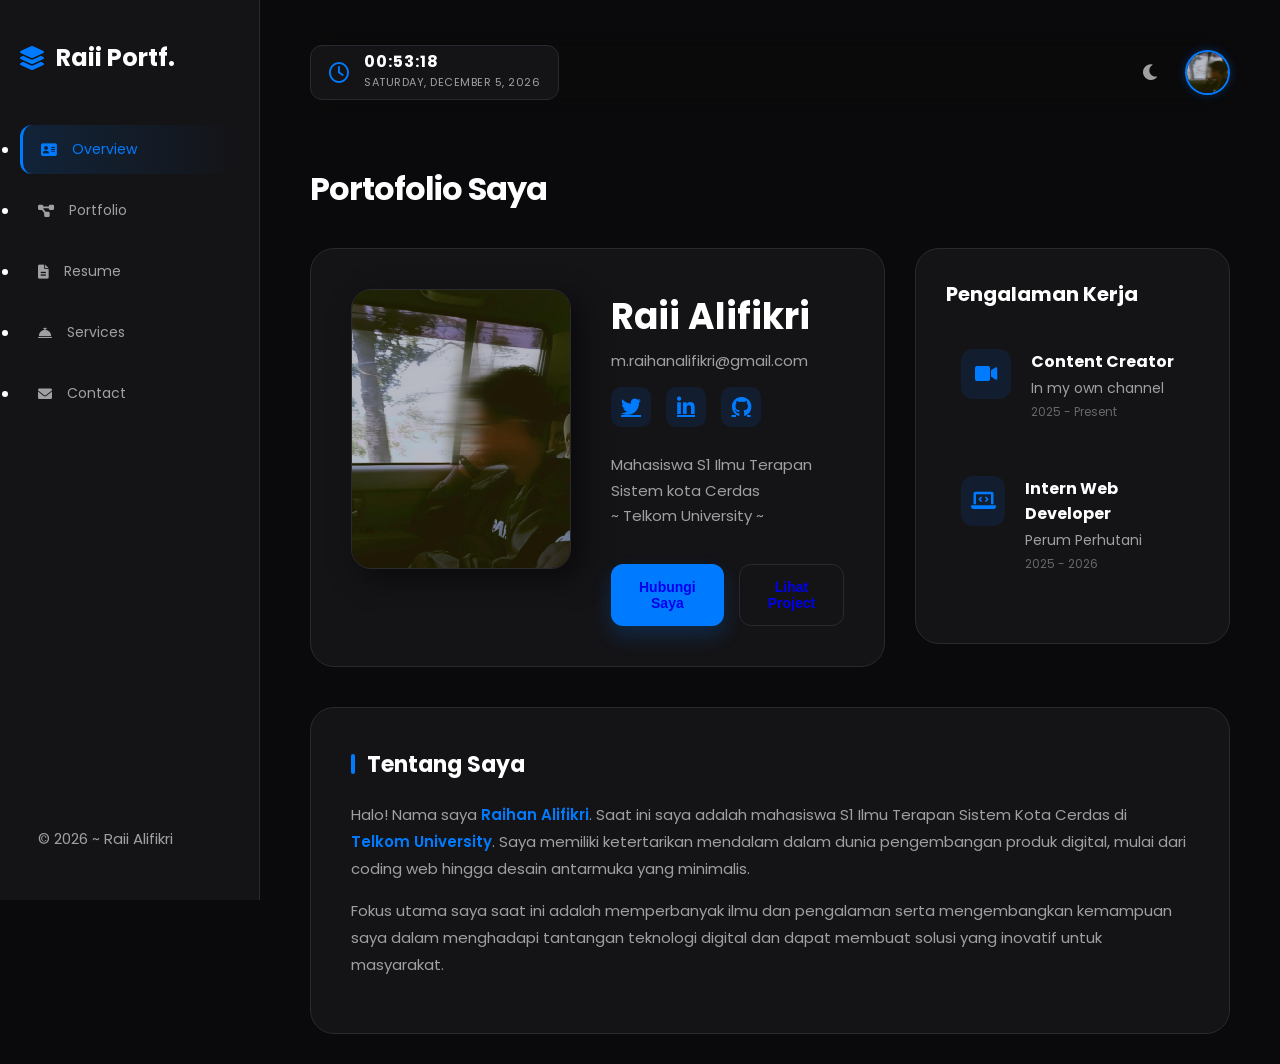
<file: index.html>
<!DOCTYPE html>
<html lang="id">

<head>
    <meta charset="UTF-8">
    <meta name="viewport" content="width=device-width, initial-scale=1.0">
    <title>Raii Portfolio</title>
    <link href="https://fonts.googleapis.com/css2?family=Poppins:wght@300;400;600;700&display=swap" rel="stylesheet">
    <link rel="stylesheet" href="https://cdnjs.cloudflare.com/ajax/libs/font-awesome/6.0.0/css/all.min.css">
    <link rel="stylesheet" href="style.css">
</head>

<body>

    <div id="main-container">

        <aside id="sidebar">
            <div class="logo">
                <i class="fas fa-layer-group"></i> <span>Raii Portf.</span>
            </div>
            <nav>
                <ul>
                    <li><a href="#" class="active"><i class="fas fa-address-card"></i> <span>Overview</span></a></li>
                    <li><a href="portfolio.html"><i class="fas fa-project-diagram"></i> <span>Portfolio</span></a></li>
                    <li><a href="resume.html"><i class="fas fa-file-alt"></i> <span>Resume</span></a></li>
                    <li><a href="services.html"><i class="fas fa-concierge-bell"></i> <span>Services</span></a></li>
                    <li><a href="contact.html"><i class="fas fa-envelope"></i> <span>Contact</span></a></li>
                </ul>
            </nav>
            <a href="#" class="logout">
                <p>&copy; 2026 ~ Raii Alifikri</p>
            </a>
        </aside>

        <main id="main-content">
            <header id="topbar">
                <div class="digital-clock">
                    <div class="clock-icon">
                        <i class="far fa-clock"></i>
                    </div>
                    <div class="time-wrapper">
                        <span id="clock-time">00:00:00</span>
                        <span id="clock-date">Thursday, 9 April 2026</span>
                    </div>
                </div>
                <div class="top-right">
                    <div class="theme-toggle" id="theme-btn">
                        <i class="fas fa-moon"></i> </div>
                    <img src="image/1.jpeg" alt="Profile" class="profile-img-small">
                </div>
            </header>

            <section>
                <h2 class="section-title">Portofolio Saya</h2>
                <div class="content-grid">
                    <div id="profile-card">
                        <img src="image/1.jpeg" alt="Diri" class="profile-pic-large">
                        <div class="profile-info">
                            <div class="profile-header">
                                <div>
                                    <h1>Raii Alifikri</h1>
                                    <p class="email">m.raihanalifikri@gmail.com</p>
                                </div>
                                <div class="social-icons-blue">
                                    <a href="#"><i class="fab fa-twitter"></i></a>
                                    <a href="#"><i class="fab fa-linkedin-in"></i></a>
                                    <a href="#"><i class="fab fa-github"></i></a>
                                </div>
                            </div>

                            <p class="profile-bio">
                                Mahasiswa S1 Ilmu Terapan Sistem kota Cerdas <br>~ Telkom University ~
                            </p>

                            <div class="action-buttons">
                                <button class="btn btn-blue"><a href="contact.html"
                                        style="text-decoration: none;">Hubungi Saya</a></button>
                                <button class="btn btn-outline"><a href="portfolio.html"
                                        style="text-decoration: none;">Lihat Project</a></button>
                            </div>
                        </div>
                    </div>

                    <div id="experience-section">
                        <h3>Pengalaman Kerja</h3>

                        <div class="exp-item">
                            <div class="exp-icon"><i class="fa-solid fa-video"></i></div>
                            <div class="exp-details">
                                <h4>Content Creator</h4>
                                <p class="company">In my own channel</p>
                                <p class="date">2025 - Present</p>
                            </div>
                        </div>

                        <div class="exp-item">
                            <div class="exp-icon"><i class="fas fa-laptop-code"></i></div>
                            <div class="exp-details">
                                <h4>Intern Web Developer</h4>
                                <p class="company">Perum Perhutani</p>
                                <p class="date">2025 - 2026</p>
                            </div>
                        </div>
                        
                    </div>

                    <div id="about-me-section">
                        <h3>Tentang Saya</h3>
                        <div class="about-content">
                            <p>
                                Halo! Nama saya <strong>Raihan Alifikri</strong>. Saat ini saya adalah mahasiswa S1 Ilmu
                                Terapan Sistem Kota Cerdas di <strong>Telkom University</strong>. Saya memiliki
                                ketertarikan mendalam dalam dunia pengembangan produk digital, mulai dari coding web
                                hingga desain antarmuka yang minimalis.
                            </p>
                            <p>
                                Fokus utama saya saat ini adalah memperbanyak ilmu dan pengalaman serta
                                mengembangkan kemampuan saya dalam menghadapi tantangan teknologi digital
                                dan dapat membuat solusi yang inovatif untuk masyarakat.
                            </p>
                        </div>
                    </div>
                </div>
            </section>
        </main>
    </div>

</body>
<div class="page-transition-overlay" id="transition-overlay"></div>
<script src="script.js"></script>

</html>
</file>
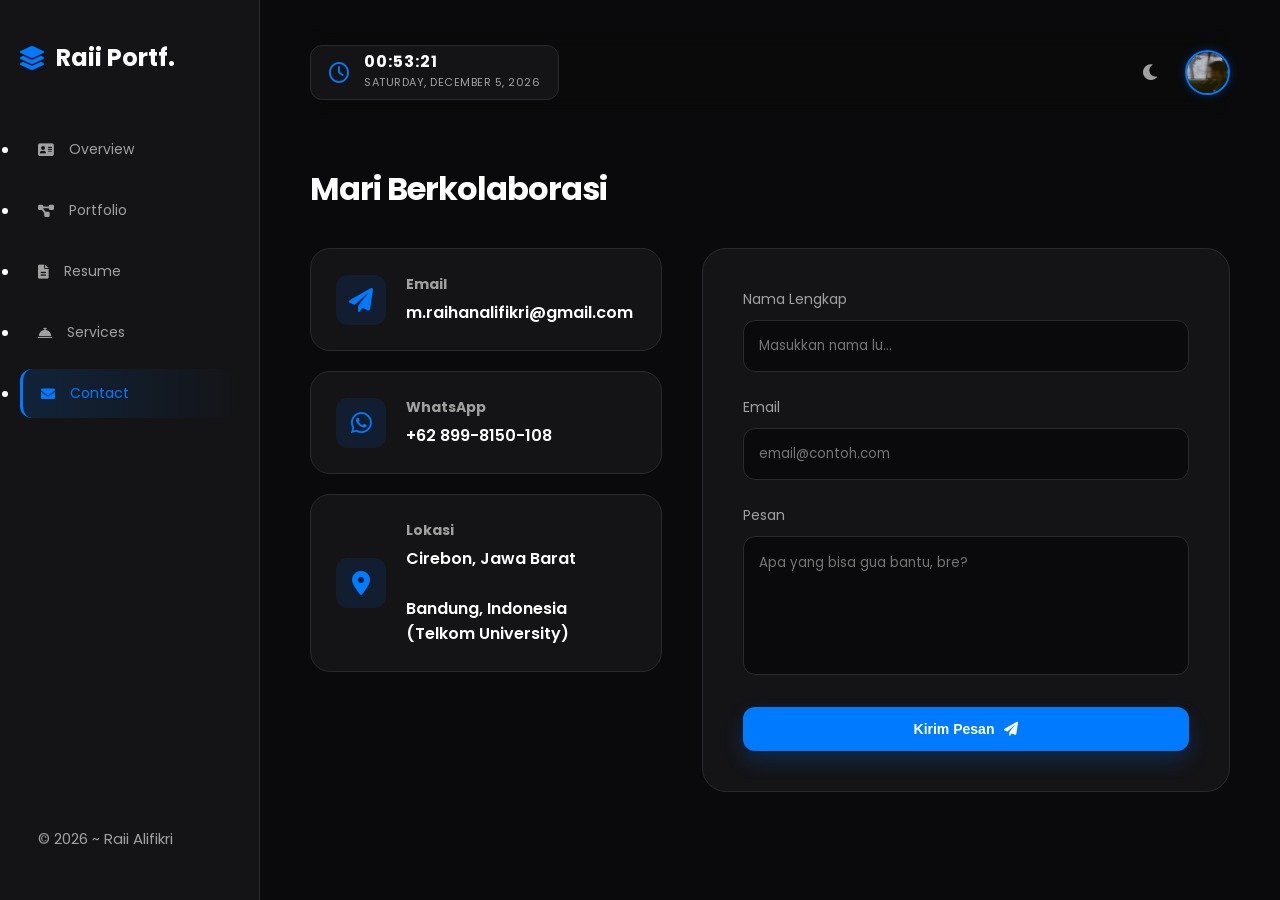
<file: contact.html>
<!DOCTYPE html>
<html lang="id">

<head>
    <meta charset="UTF-8">
    <meta name="viewport" content="width=device-width, initial-scale=1.0">
    <title>Contact | Raii Portf.</title>
    <link href="https://fonts.googleapis.com/css2?family=Poppins:wght@300;400;600;700&display=swap" rel="stylesheet">
    <link rel="stylesheet" href="https://cdnjs.cloudflare.com/ajax/libs/font-awesome/6.0.0/css/all.min.css">
    <link rel="stylesheet" href="style.css">
</head>

<body>
    <div class="page-transition-overlay" id="transition-overlay"></div>

    <div id="status-overlay" class="status-overlay">
        <div class="status-content">
            <div id="status-icon-container"></div>
            <p id="status-message"></p>
            <button id="close-status" class="btn btn-outline"
                style="display:none; margin-top:20px; width: auto;">Tutup</button>
        </div>
    </div>

    <div id="main-container">
        <aside id="sidebar">
            <div class="logo">
                <i class="fas fa-layer-group"></i> <span>Raii Portf.</span>
            </div>
            <nav>
                <ul>
                    <li><a href="index.html"><i class="fas fa-address-card"></i> <span>Overview</span></a></li>
                    <li><a href="portfolio.html"><i class="fas fa-project-diagram"></i> <span>Portfolio</span></a></li>
                    <li><a href="resume.html"><i class="fas fa-file-alt"></i> <span>Resume</span></a></li>
                    <li><a href="services.html"><i class="fas fa-concierge-bell"></i> <span>Services</span></a></li>
                    <li><a href="contact.html" class="active"><i class="fas fa-envelope"></i> <span>Contact</span></a>
                    </li>
                </ul>
            </nav>
            <a href="#" class="logout">
                <p>&copy; 2026 ~ Raii Alifikri</p>
            </a>
        </aside>

        <main id="main-content">
            <header id="topbar">
                <div class="digital-clock">
                    <div class="clock-icon">
                        <i class="far fa-clock"></i>
                    </div>
                    <div class="time-wrapper">
                        <span id="clock-time">00:00:00</span>
                        <span id="clock-date">Thursday, 9 April 2026</span>
                    </div>
                </div>
                <div class="top-right">
                    <div class="theme-toggle" id="theme-btn">
                        <i class="fas fa-moon"></i> </div>
                    <img src="image/1.jpeg" alt="Profile" class="profile-img-small">
                </div>
            </header>

            <section class="contact-section">
                <h2 class="section-title">Mari Berkolaborasi</h2>
                <div class="contact-grid">
                    <div class="contact-info">
                        <div class="contact-card">
                            <i class="fas fa-paper-plane"></i>
                            <div>
                                <h4>Email</h4>
                                <p>m.raihanalifikri@gmail.com</p>
                            </div>
                        </div>
                        <div class="contact-card">
                            <i class="fab fa-whatsapp"></i>
                            <div>
                                <h4>WhatsApp</h4>
                                <p>+62 899-8150-108</p>
                            </div>
                        </div>
                        <div class="contact-card">
                            <i class="fas fa-map-marker-alt"></i>
                            <div>
                                <h4>Lokasi</h4>
                                <p>Cirebon, Jawa Barat</p>
                                <br>
                                <p>Bandung, Indonesia <br>(Telkom University)</p>
                            </div>
                        </div>
                    </div>

                    <div class="contact-form-container">
                        <form id="contact-form">
                            <div class="form-group">
                                <label>Nama Lengkap</label>
                                <input type="text" name="name" id="name" placeholder="Masukkan nama lu..." required>
                            </div>
                            <div class="form-group">
                                <label>Email</label>
                                <input type="email" name="email" id="email" placeholder="email@contoh.com" required>
                            </div>
                            <div class="form-group">
                                <label>Pesan</label>
                                <textarea name="message" id="message" rows="5"
                                    placeholder="Apa yang bisa gua bantu, bre?" required></textarea>
                            </div>
                            <button type="submit" id="submit-btn" class="btn btn-blue">
                                Kirim Pesan <i class="fas fa-paper-plane"></i>
                            </button>
                        </form>
                    </div>
                </div>
            </section>
        </main>
    </div>

    <script src="script.js"></script>

    <script>
        const scriptURL =
            'https://script.google.com/macros/s/AKfycbyHq02LLwl1NnmCT5W4fHYY_a76toui5JBBif51aEFaFM0ELi62wGF1BYLzrsYqO9hleQ/exec';
        const form = document.getElementById('contact-form');
        const overlay = document.getElementById('status-overlay');
        const iconContainer = document.getElementById('status-icon-container');
        const statusMsg = document.getElementById('status-message');
        const closeBtn = document.getElementById('close-status');

        function showStatus(type) {
            overlay.style.display = 'flex';
            closeBtn.style.display = 'none';

            if (type === 'loading') {
                iconContainer.innerHTML = '<div class="status-spinner"></div>';
                statusMsg.innerText = 'Tunggu bentar bre, lagi ngirim...';
            } else if (type === 'success') {
                iconContainer.innerHTML = '<i class="fas fa-check-circle status-icon icon-success"></i>';
                statusMsg.innerText = 'Mantap bre! Pesan lu udah masuk.';
                setTimeout(() => {
                    overlay.style.display = 'none';
                }, 3000);
            } else {
                iconContainer.innerHTML = '<i class="fas fa-times-circle status-icon icon-error"></i>';
                statusMsg.innerText = 'Waduh gagal bre, coba cek koneksi lu.';
                closeBtn.style.display = 'inline-block';
            }
        }

        closeBtn.addEventListener('click', () => {
            overlay.style.display = 'none';
        });

        form.addEventListener('submit', e => {
            e.preventDefault();
            showStatus('loading');

            fetch(scriptURL, {
                    method: 'POST',
                    body: new FormData(form)
                })
                .then(response => {
                    showStatus('success');
                    form.reset();
                })
                .catch(error => {
                    console.error('Error!', error.message);
                    showStatus('error');
                });
        });
    </script>
</body>

</html>
</file>
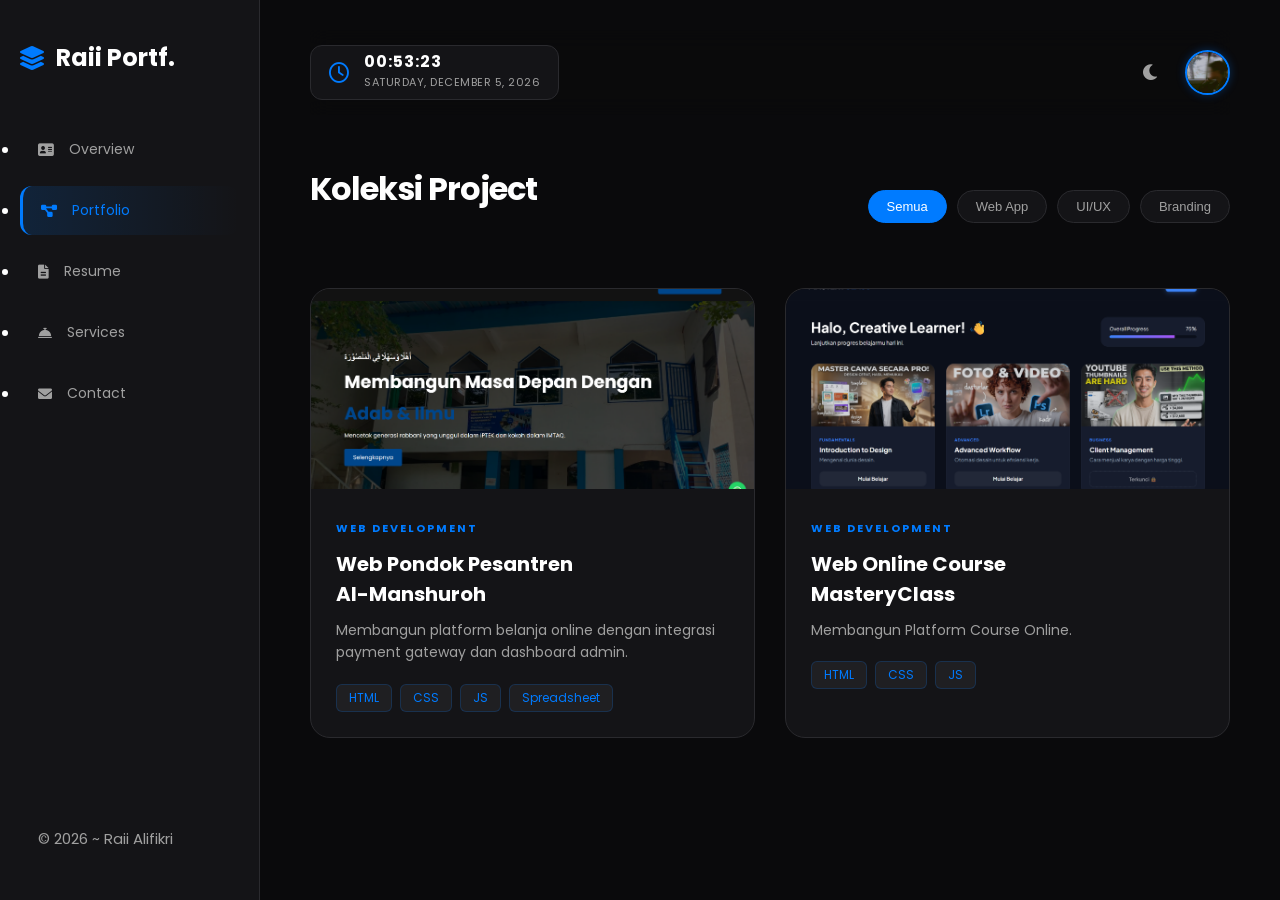
<file: portfolio.html>
<!DOCTYPE html>
<html lang="id">

<head>
    <meta charset="UTF-8">
    <meta name="viewport" content="width=device-width, initial-scale=1.0">
    <title>My Projects | Raii Portf.</title>
    <link href="https://fonts.googleapis.com/css2?family=Poppins:wght@300;400;600;700&display=swap" rel="stylesheet">
    <link rel="stylesheet" href="https://cdnjs.cloudflare.com/ajax/libs/font-awesome/6.0.0/css/all.min.css">
    <link rel="stylesheet" href="style.css">
</head>

<body>

    <div id="main-container">
        <aside id="sidebar">
            <div class="logo">
                <i class="fas fa-layer-group"></i> <span>Raii Portf.</span>
            </div>
            <nav>
                <ul>
                    <li><a href="index.html"><i class="fas fa-address-card"></i> <span>Overview</span></a></li>
                    <li><a href="portfolio.html" class="active"><i class="fas fa-project-diagram"></i>
                            <span>Portfolio</span></a></li>
                    <li><a href="resume.html"><i class="fas fa-file-alt"></i> <span>Resume</span></a></li>
                    <li><a href="services.html"><i class="fas fa-concierge-bell"></i> <span>Services</span></a></li>
                    <li><a href="contact.html"><i class="fas fa-envelope"></i> <span>Contact</span></a></li>
                </ul>
            </nav>
            <a href="#" class="logout">
                <p>&copy; 2026 ~ Raii Alifikri</p>
            </a>
        </aside>

        <main id="main-content">
            <header id="topbar">
                <div class="digital-clock">
                    <div class="clock-icon">
                        <i class="far fa-clock"></i>
                    </div>
                    <div class="time-wrapper">
                        <span id="clock-time">00:00:00</span>
                        <span id="clock-date">Thursday, 9 April 2026</span>
                    </div>
                </div>
                <div class="top-right">
                    <div class="theme-toggle" id="theme-btn">
                        <i class="fas fa-moon"></i> </div>
                    <img src="image/1.jpeg" alt="Profile" class="profile-img-small">
                </div>
            </header>

            <section>
                <div class="portfolio-header">
                    <h2 class="section-title">Koleksi Project</h2>
                    <div class="filter-container">
                        <button class="filter-btn active" data-filter="all">Semua</button>
                        <button class="filter-btn" data-filter="web-app">Web App</button>
                        <button class="filter-btn" data-filter="ui-ux">UI/UX</button>
                        <button class="filter-btn" data-filter="branding">Branding</button>
                    </div>
                </div>

                <div class="portfolio-grid">
                    <div class="project-card web-app">
                        <div class="project-img">
                            <img src="image/web-almanshuroh.png" alt="Project 1">
                            <div class="project-overlay">
                                <div class="overlay-content">
                                    <a href="https://al-manshuroh.netlify.app/#" class="view-btn"><i
                                            class="fas fa-eye"></i> Live Demo</a>
                                    <a href="https://github.com/Raihanalifikri/Almansuroh" class="github-btn"><i
                                            class="fab fa-github"></i> Source</a>
                                </div>
                            </div>
                        </div>
                        <div class="project-info">
                            <span class="category">Web Development</span>
                            <h3>Web Pondok Pesantren <br>Al-Manshuroh</h3>
                            <p>Membangun platform belanja online dengan integrasi payment gateway dan dashboard admin.
                            </p>
                            <div class="tech-stack">
                                <span>HTML</span>
                                <span>CSS</span>
                                <span>JS</span>
                                <span>Spreadsheet</span>
                            </div>
                        </div>
                    </div>

                    <div class="project-card web-app">
                        <div class="project-img">
                            <img src="image/web-courseonline.png" alt="Project 1">
                            <div class="project-overlay">
                                <div class="overlay-content">
                                    <a href="https://onlinekursus.netlify.app/" class="view-btn"><i
                                            class="fas fa-eye"></i> Live Demo</a>
                                </div>
                            </div>
                        </div>
                        <div class="project-info">
                            <span class="category">Web Development</span>
                            <h3>Web Online Course <br>MasteryClass</h3>
                            <p>Membangun Platform Course Online.
                            </p>
                            <div class="tech-stack">
                                <span>HTML</span>
                                <span>CSS</span>
                                <span>JS</span>
                            </div>
                        </div>
                    </div>

                </div>
            </section>
        </main>
    </div>

</body>
<div class="page-transition-overlay" id="transition-overlay"></div>
<script src="script.js"></script>

</html>
</file>
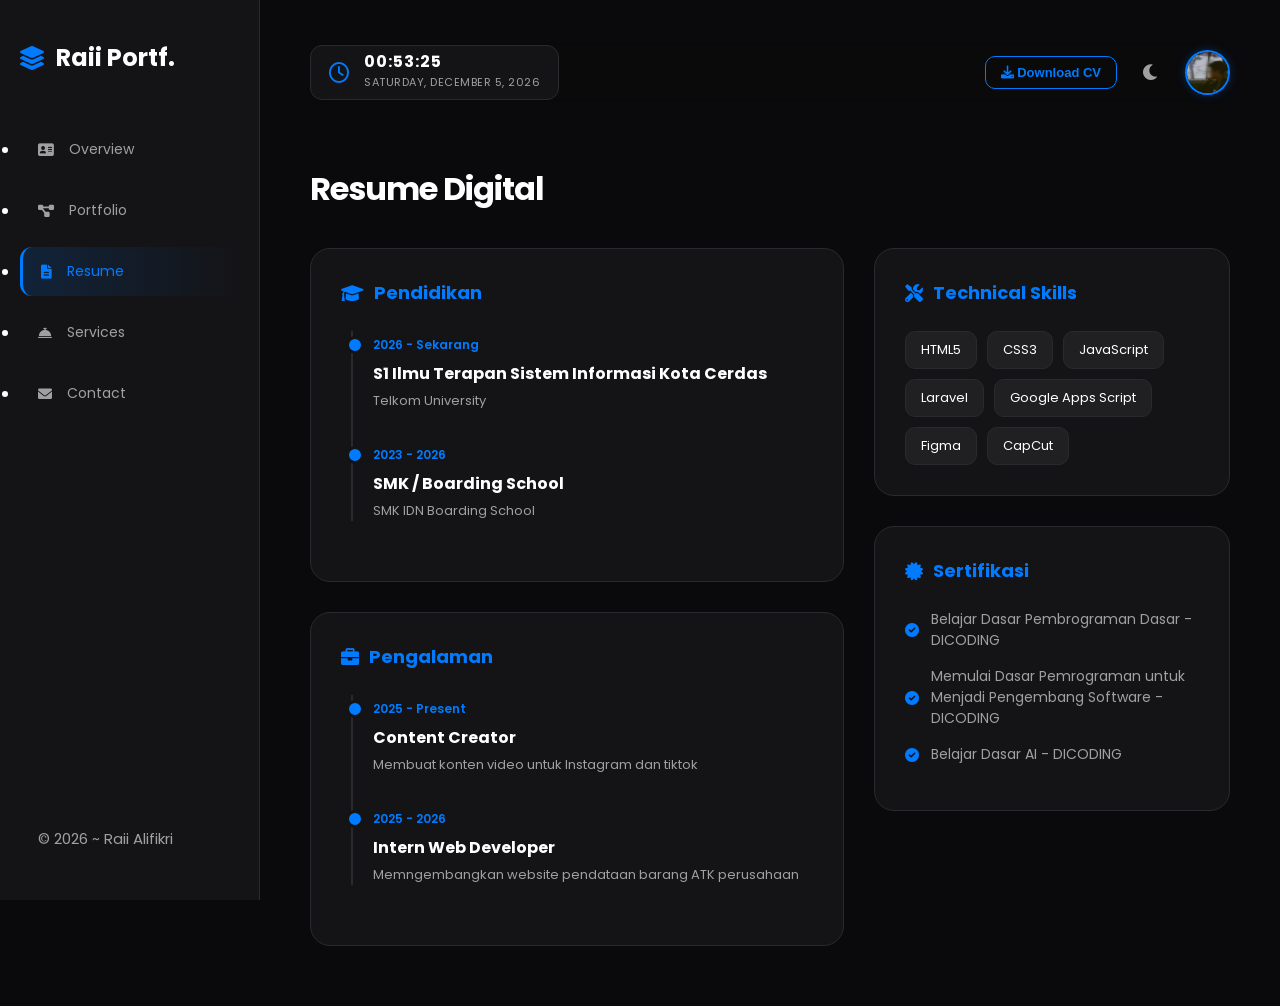
<file: resume.html>
<!DOCTYPE html>
<html lang="id">

<head>
    <meta charset="UTF-8">
    <meta name="viewport" content="width=device-width, initial-scale=1.0">
    <title>Resume | Raii Portf.</title>
    <link href="https://fonts.googleapis.com/css2?family=Poppins:wght@300;400;600;700&display=swap" rel="stylesheet">
    <link rel="stylesheet" href="https://cdnjs.cloudflare.com/ajax/libs/font-awesome/6.0.0/css/all.min.css">
    <link rel="stylesheet" href="style.css">
</head>

<body>
    <div class="page-transition-overlay" id="transition-overlay"></div>

    <div id="main-container">
        <aside id="sidebar">
            <div class="logo">
                <i class="fas fa-layer-group"></i> <span>Raii Portf.</span>
            </div>
            <nav>
                <ul>
                    <li><a href="index.html"><i class="fas fa-address-card"></i> <span>Overview</span></a></li>
                    <li><a href="portfolio.html"><i class="fas fa-project-diagram"></i> <span>Portfolio</span></a></li>
                    <li><a href="resume.html" class="active"><i class="fas fa-file-alt"></i> <span>Resume</span></a>
                    </li>
                    <li><a href="services.html"><i class="fas fa-concierge-bell"></i> <span>Services</span></a></li>
                    <li><a href="contact.html"><i class="fas fa-envelope"></i> <span>Contact</span></a></li>
                </ul>
            </nav>
            <a href="#" class="logout">
                <p>&copy; 2026 ~ Raii Alifikri</p>
            </a>
        </aside>

        <main id="main-content">
            <header id="topbar">
                <div class="digital-clock">
                    <div class="clock-icon">
                        <i class="far fa-clock"></i>
                    </div>
                    <div class="time-wrapper">
                        <span id="clock-time">00:00:00</span>
                        <span id="clock-date">Thursday, 9 April 2026</span>
                    </div>
                </div>
                <div class="top-right">
                    <button class="btn-download"><i class="fas fa-download"></i> Download CV</button>
                    <div class="theme-toggle" id="theme-btn">
                        <i class="fas fa-moon"></i> </div>
                    <img src="image/1.jpeg" alt="Profile" class="profile-img-small">
                </div>
            </header>

            <section class="resume-section">
                <h2 class="section-title">Resume Digital</h2>

                <div class="resume-grid">
                    <div class="resume-left">
                        <div class="resume-box">
                            <h3 class="box-title"><i class="fas fa-graduation-cap"></i> Pendidikan</h3>
                            <div class="timeline">
                                <div class="timeline-item">
                                    <span class="date">2026 - Sekarang</span>
                                    <h4>S1 Ilmu Terapan Sistem Informasi Kota Cerdas</h4>
                                    <p>Telkom University</p>
                                </div>
                                <div class="timeline-item">
                                    <span class="date">2023 - 2026</span>
                                    <h4>SMK / Boarding School</h4>
                                    <p>SMK IDN Boarding School</p>
                                </div>
                            </div>
                        </div>

                        <div class="resume-box">
                            <h3 class="box-title"><i class="fas fa-briefcase"></i> Pengalaman</h3>
                            <div class="timeline">
                                <div class="timeline-item">
                                    <span class="date">2025 - Present</span>
                                    <h4>Content Creator</h4>
                                    <p>Membuat konten video untuk Instagram dan tiktok</p>
                                </div>
                                <div class="timeline-item">
                                    <span class="date">2025 - 2026</span>
                                    <h4>Intern Web Developer</h4>
                                    <p>Memngembangkan website pendataan barang ATK perusahaan</p>
                                </div>
                            </div>
                        </div>
                    </div>

                    <div class="resume-right">
                        <div class="resume-box">
                            <h3 class="box-title"><i class="fas fa-tools"></i> Technical Skills</h3>
                            <div class="skills-container">
                                <div class="skill-tag">HTML5</div>
                                <div class="skill-tag">CSS3</div>
                                <div class="skill-tag">JavaScript</div>
                                <div class="skill-tag">Laravel</div>
                                <div class="skill-tag">Google Apps Script</div>
                                <div class="skill-tag">Figma</div>
                                <div class="skill-tag">CapCut</div>
                            </div>
                        </div>

                        <div class="resume-box">
                            <h3 class="box-title"><i class="fas fa-certificate"></i> Sertifikasi</h3>
                            <ul class="cert-list">
                                <li>
                                    <i class="fas fa-check-circle"></i>
                                    <span>Belajar Dasar Pembrograman Dasar - DICODING</span>
                                </li>
                                <li>
                                    <i class="fas fa-check-circle"></i>
                                    <span>Memulai Dasar Pemrograman untuk Menjadi Pengembang Software - DICODING</span>
                                </li>
                                <li>
                                    <i class="fas fa-check-circle"></i>
                                    <span>Belajar Dasar AI - DICODING</span>
                                </li>
                            </ul>
                        </div>
                    </div>
                </div>
            </section>
        </main>
    </div>

    <script src="script.js"></script>
</body>

</html>
</file>
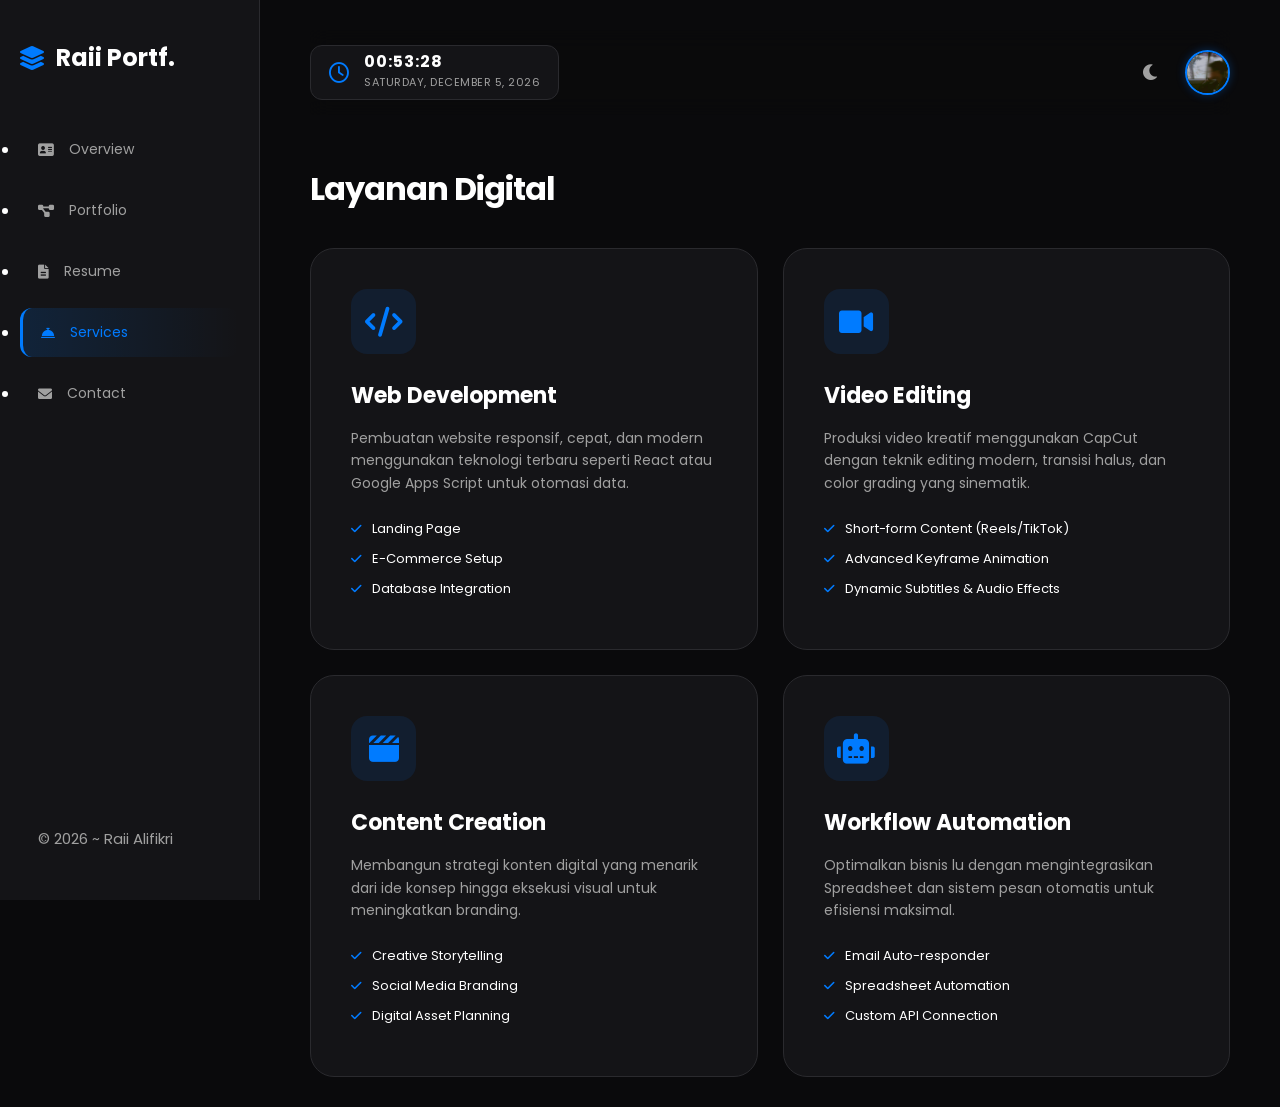
<file: services.html>
<!DOCTYPE html>
<html lang="id">

<head>
    <meta charset="UTF-8">
    <meta name="viewport" content="width=device-width, initial-scale=1.0">
    <title>Services | Raii Portf.</title>
    <link href="https://fonts.googleapis.com/css2?family=Poppins:wght@300;400;600;700&display=swap" rel="stylesheet">
    <link rel="stylesheet" href="https://cdnjs.cloudflare.com/ajax/libs/font-awesome/6.0.0/css/all.min.css">
    <link rel="stylesheet" href="style.css">
</head>

<body>
    <div class="page-transition-overlay" id="transition-overlay"></div>

    <div id="main-container">
        <aside id="sidebar">
            <div class="logo">
                <i class="fas fa-layer-group"></i> <span>Raii Portf.</span>
            </div>
            <nav>
                <ul>
                    <li><a href="index.html"><i class="fas fa-address-card"></i> <span>Overview</span></a></li>
                    <li><a href="portfolio.html"><i class="fas fa-project-diagram"></i> <span>Portfolio</span></a></li>
                    <li><a href="resume.html"><i class="fas fa-file-alt"></i> <span>Resume</span></a></li>
                    <li><a href="services.html" class="active"><i class="fas fa-concierge-bell"></i>
                            <span>Services</span></a></li>
                    <li><a href="contact.html"><i class="fas fa-envelope"></i> <span>Contact</span></a></li>
                </ul>
            </nav>
            <a href="#" class="logout">
                <p>&copy; 2026 ~ Raii Alifikri</p>
            </a>
        </aside>

        <main id="main-content">
            <header id="topbar">
                <div class="digital-clock">
                    <div class="clock-icon">
                        <i class="far fa-clock"></i>
                    </div>
                    <div class="time-wrapper">
                        <span id="clock-time">00:00:00</span>
                        <span id="clock-date">Thursday, 9 April 2026</span>
                    </div>
                </div>
                <div class="top-right">
                    <div class="theme-toggle" id="theme-btn">
                        <i class="fas fa-moon"></i> </div>
                    <img src="image/1.jpeg" alt="Profile" class="profile-img-small">
                </div>
            </header>

            <section class="services-section">
                <h2 class="section-title">Layanan Digital</h2>
                <div class="services-grid">
                    <div class="service-card">
                        <div class="service-icon"><i class="fas fa-code"></i></div>
                        <h3>Web Development</h3>
                        <p>Pembuatan website responsif, cepat, dan modern menggunakan teknologi terbaru seperti React
                            atau Google Apps Script untuk otomasi data.</p>
                        <ul class="service-features">
                            <li><i class="fas fa-check"></i> Landing Page</li>
                            <li><i class="fas fa-check"></i> E-Commerce Setup</li>
                            <li><i class="fas fa-check"></i> Database Integration</li>
                        </ul>
                    </div>

                    <div class="service-card">
                        <div class="service-icon"><i class="fas fa-video"></i></div>
                        <h3>Video Editing</h3>
                        <p>Produksi video kreatif menggunakan CapCut dengan teknik editing modern, transisi halus, dan
                            color grading yang sinematik.</p>
                        <ul class="service-features">
                            <li><i class="fas fa-check"></i> Short-form Content (Reels/TikTok)</li>
                            <li><i class="fas fa-check"></i> Advanced Keyframe Animation</li>
                            <li><i class="fas fa-check"></i> Dynamic Subtitles & Audio Effects</li>
                        </ul>
                    </div>

                    <div class="service-card">
                        <div class="service-icon"><i class="fas fa-clapperboard"></i></div>
                        <h3>Content Creation</h3>
                        <p>Membangun strategi konten digital yang menarik dari ide konsep hingga eksekusi visual untuk
                            meningkatkan branding.</p>
                        <ul class="service-features">
                            <li><i class="fas fa-check"></i> Creative Storytelling</li>
                            <li><i class="fas fa-check"></i> Social Media Branding</li>
                            <li><i class="fas fa-check"></i> Digital Asset Planning</li>
                        </ul>
                    </div>

                    <div class="service-card">
                        <div class="service-icon"><i class="fas fa-robot"></i></div>
                        <h3>Workflow Automation</h3>
                        <p>Optimalkan bisnis lu dengan mengintegrasikan Spreadsheet dan sistem pesan otomatis untuk
                            efisiensi maksimal.</p>
                        <ul class="service-features">
                            <li><i class="fas fa-check"></i> Email Auto-responder</li>
                            <li><i class="fas fa-check"></i> Spreadsheet Automation</li>
                            <li><i class="fas fa-check"></i> Custom API Connection</li>
                        </ul>
                    </div>
                </div>
            </section>
        </main>
    </div>

    <script src="script.js"></script>
</body>

</html>
</file>
<file: style.css>
/* --- VARIABLE WARNA --- */
:root {
    --bg-body: #0a0a0c;
    --bg-card: #141417;
    --bg-card-hover: #1e1e22;
    --text-primary: #ffffff;
    --text-secondary: #a0a0a0;
    --accent-blue: #007bff;
    --border-color: #2a2a2e;
    --sidebar-width: 260px;
}

/* --- GLOBAL STYLES --- */
* {
    margin: 0; padding: 0;
    box-sizing: border-box;
    transition: all 0.3s ease;
}

body {
    font-family: 'Poppins', sans-serif;
    background-color: var(--bg-body);
    color: var(--text-primary);
    overflow-x: hidden;
}

/* --- SIDEBAR --- */
#sidebar {
    width: var(--sidebar-width);
    background-color: var(--bg-card);
    padding: 40px 20px;
    position: fixed;
    height: 100%;
    display: flex;
    flex-direction: column;
    border-right: 1px solid var(--border-color);
    z-index: 100;
}

.logo {
    font-size: 24px; font-weight: 700;
    margin-bottom: 50px; display: flex; align-items: center; gap: 12px;
}

.logo i { color: var(--accent-blue); }

nav ul li { margin-bottom: 12px; }

nav ul li a {
    display: flex; align-items: center; gap: 15px;
    padding: 14px 18px; border-radius: 12px;
    color: var(--text-secondary); text-decoration: none;
    font-size: 14px;
}

nav ul li a.active, nav ul li a:hover {
    background: linear-gradient(90deg, rgba(0, 123, 255, 0.15) 0%, transparent 100%);
    color: var(--accent-blue);
    border-left: 3px solid var(--accent-blue);
}

.logout { 
    margin-top: auto; 
    color: var(--text-secondary); 
    text-decoration: none;
    padding: 10px 18px;
    font-size: 14px;
}

.logout:hover { color: #ff4444; }

/* --- MAIN CONTENT & UPDATED HEADER --- */
#main-content {
    margin-left: var(--sidebar-width);
    padding: 30px 50px;
}

#topbar {
    display: flex; 
    justify-content: space-between;
    align-items: center;
    margin-bottom: 50px;
    background-color: rgba(10, 10, 12, 0.8);
    backdrop-filter: blur(10px);
    position: sticky;
    top: 0;
    z-index: 90;
    padding: 15px 0;
}

.search-box {
    background: var(--bg-card); 
    border: 1px solid var(--border-color);
    padding: 12px 20px; 
    border-radius: 12px; 
    width: 450px; 
    display: flex;
    align-items: center;
}

.search-box i { color: var(--text-secondary); font-size: 14px; }

.search-box input {
    background: transparent; border: none; color: white;
    margin-left: 12px; width: 100%; outline: none;
    font-size: 14px;
}

.top-right {
    display: flex; align-items: center; gap: 25px;
}

.notification i { 
    font-size: 18px; 
    color: var(--text-secondary); 
    cursor: pointer; 
}

.notification i:hover { color: var(--accent-blue); }

.profile-img-small { 
    width: 45px; height: 45px; 
    border-radius: 50%; 
    border: 2px solid var(--accent-blue);
    object-fit: cover;
    box-shadow: 0 0 10px rgba(0, 123, 255, 0.3);
}

/* --- SECTION & PROFILE CARD --- */
.section-title { 
    font-size: 32px; 
    font-weight: 700;
    margin-bottom: 35px; 
    letter-spacing: -1px;
}

.content-grid { 
    display: grid; 
    grid-template-columns: 1.8fr 1fr; 
    gap: 30px; 
    align-items: start;
}

#profile-card {
    background: var(--bg-card); 
    border: 1px solid var(--border-color);
    padding: 40px; 
    border-radius: 24px; 
    display: flex; 
    gap: 40px; /* Jarak antara foto dan teks lebih lebar */
    position: relative;
}

/* GAMBAR PORTFOLIO LEBIH BESAR & RAPI */
.profile-pic-large { 
    width: 220px; /* Ukuran lebih besar */
    height: 280px; 
    border-radius: 20px; 
    object-fit: cover; 
    border: 1px solid rgba(255,255,255,0.1);
    box-shadow: 10px 10px 30px rgba(0,0,0,0.5);
}

.profile-info { flex: 1; display: flex; flex-direction: column; justify-content: center; }

.profile-header h1 { font-size: 36px; font-weight: 700; margin-bottom: 5px; }
.profile-header .email { color: var(--text-secondary); margin-bottom: 15px; font-size: 15px; }

.social-icons-blue { display: flex; gap: 15px; margin-bottom: 25px; }
.social-icons-blue a { 
    color: var(--accent-blue); 
    font-size: 20px; 
    background: rgba(0, 123, 255, 0.1);
    width: 40px; height: 40px;
    display: flex; align-items: center; justify-content: center;
    border-radius: 10px;
}
.social-icons-blue a:hover { background: var(--accent-blue); color: white; transform: translateY(-3px); }

.stat-group { display: flex; gap: 30px; margin-bottom: 30px; }
.stat-item .number { color: var(--accent-blue); font-weight: 700; font-size: 24px; display: block; }
.stat-item .label { font-size: 12px; color: var(--text-secondary); text-transform: uppercase; letter-spacing: 1px; }

.profile-bio { 
    color: var(--text-secondary); 
    font-size: 15px; 
    line-height: 1.7; 
    margin-bottom: 35px; 
}

.profile-bio1 { 
    color: var(--text-secondary); 
    font-size: 15px; 
    line-height: 1.7; 
}

.action-buttons { display: flex; gap: 15px; }

.btn { 
    padding: 14px 28px; 
    border-radius: 12px; 
    font-weight: 600; 
    cursor: pointer; 
    border: none; 
    font-size: 14px;
    display: flex; align-items: center; gap: 10px;
}

.btn-blue { 
    background: var(--accent-blue); 
    color: white; 
    box-shadow: 0 10px 20px rgba(0, 123, 255, 0.2);
}
.btn-blue:hover { background: #0069d9; transform: scale(1.02); }

.btn-outline { 
    background: transparent; 
    border: 1px solid var(--border-color); 
    color: white; 
}
.btn-outline:hover { background: var(--border-color); border-color: var(--accent-blue); }

/* --- EXPERIENCE SECTION --- */
#experience-section { 
    background: var(--bg-card); 
    padding: 30px; 
    border-radius: 24px; 
    border: 1px solid var(--border-color); 
}

#experience-section h3 { margin-bottom: 25px; font-size: 20px; }

.exp-item { 
    display: flex; 
    gap: 20px; 
    margin-bottom: 25px; 
    padding: 15px;
    border-radius: 15px;
}
.exp-item:hover { background: rgba(255,255,255,0.02); }

.exp-icon { 
    color: var(--accent-blue); 
    background: rgba(0,123,255,0.1); 
    width: 50px; height: 50px;
    display: flex; align-items: center; justify-content: center;
    border-radius: 12px; 
    font-size: 20px;
}

.exp-details h4 { font-size: 16px; margin-bottom: 4px; }
.exp-details p.company { font-size: 14px; color: var(--text-secondary); }
.exp-details p.date { font-size: 12px; color: #666; margin-top: 4px; }

/* Responsive */
@media (max-width: 1100px) {
    .content-grid { grid-template-columns: 1fr; }
    .search-box { width: 100%; }
}

/* --- PORTFOLIO SPECIFIC --- */
.portfolio-header {
    display: flex;
    justify-content: space-between;
    align-items: center;
    margin-bottom: 40px;
}

.filter-container {
    display: flex;
    gap: 10px;
}

.filter-btn {
    background: var(--bg-card);
    border: 1px solid var(--border-color);
    color: var(--text-secondary);
    padding: 8px 18px;
    border-radius: 20px;
    cursor: pointer;
    font-size: 13px;
    font-weight: 500;
}

.filter-btn.active, .filter-btn:hover {
    background: var(--accent-blue);
    color: white;
    border-color: var(--accent-blue);
}

/* GRID PROJECT */
.portfolio-grid {
    display: grid;
    grid-template-columns: repeat(auto-fill, minmax(320px, 1fr));
    gap: 30px;
}

.project-card {
    background: var(--bg-card);
    border: 1px solid var(--border-color);
    border-radius: 20px;
    overflow: hidden;
    transition: transform 0.4s ease;
}

.project-card:hover {
    transform: translateY(-10px);
    border-color: var(--accent-blue);
}

.project-img {
    position: relative;
    width: 100%;
    height: 200px;
    overflow: hidden;
}

.project-img img {
    width: 100%;
    height: 100%;
    object-fit: cover;
}

/* OVERLAY EFFECT */
.project-overlay {
    position: absolute;
    top: 0; left: 0; width: 100%; height: 100%;
    background: rgba(0, 123, 255, 0.85);
    display: flex;
    align-items: center;
    justify-content: center;
    opacity: 0;
    transition: opacity 0.3s ease;
}

.project-card:hover .project-overlay {
    opacity: 1;
}

.overlay-content {
    display: flex;
    flex-direction: column;
    gap: 10px;
}

.overlay-content a {
    padding: 10px 20px;
    border-radius: 8px;
    font-size: 14px;
    font-weight: 600;
    text-align: center;
    text-decoration: none;
}

.view-btn { background: white; color: var(--accent-blue); }
.github-btn { background: #141417; color: white; border: 1px solid white; }

/* PROJECT INFO */
.project-info {
    padding: 25px;
}

.project-info .category {
    font-size: 11px;
    color: var(--accent-blue);
    text-transform: uppercase;
    letter-spacing: 2px;
    font-weight: 700;
}

.project-info h3 {
    margin: 10px 0;
    font-size: 20px;
}

.project-info p {
    font-size: 14px;
    color: var(--text-secondary);
    line-height: 1.6;
    margin-bottom: 20px;
}

.tech-stack {
    display: flex;
    gap: 8px;
    flex-wrap: wrap;
}

.tech-stack span {
    background: rgba(255,255,255,0.05);
    padding: 4px 12px;
    border-radius: 6px;
    font-size: 12px;
    color: var(--accent-blue);
    border: 1px solid rgba(0, 123, 255, 0.2);
}

/* --- PAGE TRANSITION --- */
.page-transition-overlay {
    position: fixed;
    top: 0;
    left: 0;
    width: 100%;
    height: 100%;
    background-color: var(--bg-body); /* Warna hitam sesuai tema lu */
    z-index: 9999;
    pointer-events: none;
    opacity: 0;
    transition: opacity 0.5s ease-in-out;
}

/* --- UPDATED PAGE TRANSITION (BLUR VERSION) --- */
.page-transition-overlay {
    position: fixed;
    top: 0;
    left: 0;
    width: 100%;
    height: 100%;
    /* Hitam transparan (0.6) biar masih kelihatan samar di belakangnya */
    background-color: rgba(10, 10, 12, 0.6); 
    /* Efek Blur */
    backdrop-filter: blur(0px); 
    -webkit-backdrop-filter: blur(0px); /* Support Safari */
    z-index: 9999;
    pointer-events: none;
    opacity: 0;
    transition: opacity 0.5s ease, backdrop-filter 0.5s ease;
}

/* Saat transisi aktif */
.page-transition-overlay.active {
    opacity: 1;
    backdrop-filter: blur(15px); /* Tingkat nge-blur pas transisi */
    -webkit-backdrop-filter: blur(15px);
    pointer-events: all;
}

/* Biar konten halaman baru muncul lebih halus dari arah bawah */
#main-content {
    animation: fadeInContent 0.8s ease-out;
}

@keyframes fadeInContent {
    from { 
        opacity: 0; 
        transform: translateY(20px); 
        filter: blur(10px); /* Halaman baru mulai dari kondisi blur juga */
    }
    to { 
        opacity: 1; 
        transform: translateY(0); 
        filter: blur(0px);
    }
}

/* --- RESUME SPECIFIC --- */
.resume-grid {
    display: grid;
    grid-template-columns: 1.5fr 1fr;
    gap: 30px;
}

.resume-box {
    background: var(--bg-card);
    border: 1px solid var(--border-color);
    padding: 30px;
    border-radius: 20px;
    margin-bottom: 30px;
}

.box-title {
    font-size: 18px;
    margin-bottom: 25px;
    color: var(--accent-blue);
    display: flex;
    align-items: center;
    gap: 10px;
}

/* Timeline Style */
.timeline {
    border-left: 2px solid var(--border-color);
    margin-left: 10px;
    padding-left: 20px;
}

.timeline-item {
    position: relative;
    margin-bottom: 30px;
}

.timeline-item::before {
    content: '';
    position: absolute;
    left: -27px;
    top: 5px;
    width: 12px;
    height: 12px;
    background: var(--accent-blue);
    border-radius: 50%;
    border: 3px solid var(--bg-card);
}

.timeline-item .date {
    font-size: 12px;
    color: var(--accent-blue);
    font-weight: 600;
}

.timeline-item h4 {
    margin: 5px 0;
    font-size: 16px;
}

.timeline-item p {
    font-size: 13px;
    color: var(--text-secondary);
}

/* Skills Tag */
.skills-container {
    display: flex;
    flex-wrap: wrap;
    gap: 10px;
}

.skill-tag {
    background: rgba(255,255,255,0.05);
    border: 1px solid var(--border-color);
    padding: 8px 15px;
    border-radius: 10px;
    font-size: 13px;
    color: var(--text-primary);
}

.skill-tag:hover {
    border-color: var(--accent-blue);
    background: rgba(0, 123, 255, 0.1);
}

/* Cert List */
.cert-list li {
    display: flex;
    align-items: center;
    gap: 12px;
    margin-bottom: 15px;
    font-size: 14px;
    color: var(--text-secondary);
}

.cert-list i {
    color: var(--accent-blue);
}

/* Download Button Header */
.btn-download {
    background: transparent;
    border: 1px solid var(--accent-blue);
    color: var(--accent-blue);
    padding: 8px 15px;
    border-radius: 10px;
    font-size: 13px;
    font-weight: 600;
    cursor: pointer;
    transition: 0.3s;
}

.btn-download:hover {
    background: var(--accent-blue);
    color: white;
}

/* --- SERVICES SPECIFIC --- */
.services-grid {
    display: grid;
    grid-template-columns: repeat(auto-fit, minmax(300px, 1fr));
    gap: 25px;
}

.service-card {
    background: var(--bg-card);
    border: 1px solid var(--border-color);
    padding: 40px;
    border-radius: 24px;
    text-align: left;
    transition: 0.4s;
}

.service-card:hover {
    border-color: var(--accent-blue);
    transform: translateY(-5px);
    background: linear-gradient(145deg, var(--bg-card) 0%, #1a1a1e 100%);
}

.service-icon {
    font-size: 30px;
    color: var(--accent-blue);
    background: rgba(0, 123, 255, 0.1);
    width: 65px;
    height: 65px;
    display: flex;
    align-items: center;
    justify-content: center;
    border-radius: 16px;
    margin-bottom: 25px;
}

.service-card h3 {
    font-size: 22px;
    margin-bottom: 15px;
}

.service-card p {
    font-size: 14px;
    color: var(--text-secondary);
    line-height: 1.6;
    margin-bottom: 25px;
}

.service-features {
    list-style: none;
}

.service-features li {
    font-size: 13px;
    color: var(--text-primary);
    margin-bottom: 10px;
    display: flex;
    align-items: center;
    gap: 10px;
}

.service-features li i {
    color: var(--accent-blue);
    font-size: 12px;
}

/* --- CONTACT SPECIFIC --- */
.contact-grid {
    display: grid;
    grid-template-columns: 1fr 1.5fr;
    gap: 40px;
    align-items: start;
}

.contact-info {
    display: flex;
    flex-direction: column;
    gap: 20px;
}

.contact-card {
    background: var(--bg-card);
    border: 1px solid var(--border-color);
    padding: 25px;
    border-radius: 20px;
    display: flex;
    align-items: center;
    gap: 20px;
}

.contact-card i {
    font-size: 24px;
    color: var(--accent-blue);
    background: rgba(0, 123, 255, 0.1);
    width: 50px;
    height: 50px;
    display: flex;
    align-items: center;
    justify-content: center;
    border-radius: 12px;
}

.contact-card h4 {
    font-size: 14px;
    color: var(--text-secondary);
    margin-bottom: 5px;
}

.contact-card p {
    font-size: 16px;
    font-weight: 600;
}

/* Form Styles */
.contact-form-container {
    background: var(--bg-card);
    border: 1px solid var(--border-color);
    padding: 40px;
    border-radius: 24px;
}

.form-group {
    margin-bottom: 25px;
}

.form-group label {
    display: block;
    font-size: 14px;
    margin-bottom: 10px;
    color: var(--text-secondary);
}

.form-group input, .form-group textarea {
    width: 100%;
    background: var(--bg-body);
    border: 1px solid var(--border-color);
    padding: 15px;
    border-radius: 12px;
    color: white;
    font-family: inherit;
    outline: none;
    transition: 0.3s;
}

.form-group input:focus, .form-group textarea:focus {
    border-color: var(--accent-blue);
    box-shadow: 0 0 10px rgba(0, 123, 255, 0.1);
}

.form-group textarea {
    width: 100%;
    background: var(--bg-body);
    border: 1px solid var(--border-color);
    padding: 15px;
    border-radius: 12px;
    color: white;
    font-family: inherit;
    outline: none;
    transition: 0.3s;

    /* --- TAMBAHKAN INI BRE --- */
    resize: none;            /* MATIKAN fitur tarik manual */
    max-height: 150px;       /* Biar nggak kepanjangan ke bawah */
    overflow-y: auto;        /* Muncul scroll kalo teks kepanjangan */
    line-height: 1.6;
}

/* Custom Scrollbar biar makin ganteng */
.form-group textarea::-webkit-scrollbar {
    width: 6px;
}
.form-group textarea::-webkit-scrollbar-thumb {
    background: var(--border-color);
    border-radius: 10px;
}
.form-group textarea::-webkit-scrollbar-thumb:hover {
    background: var(--accent-blue);
}

.contact-form-container .btn {
    width: 100%;
    justify-content: center;
}

/* --- ABOUT ME SECTION (FULL WIDTH) --- */
#about-me-section {
    background: var(--bg-card);
    border: 1px solid var(--border-color);
    padding: 40px;
    border-radius: 24px;
    
    /* Ini kuncinya bre, biar ngelebar sepanjang 2 card di atasnya */
    grid-column: 1 / -1; 
    
    margin-top: 10px;
}

#about-me-section h3 {
    font-size: 22px;
    margin-bottom: 20px;
    color: var(--text-primary);
    display: flex;
    align-items: center;
    gap: 12px;
}

#about-me-section h3::before {
    content: '';
    width: 4px;
    height: 20px;
    background: var(--accent-blue);
    border-radius: 10px;
}

.about-content p {
    color: var(--text-secondary);
    line-height: 1.8;
    font-size: 15px;
    margin-bottom: 15px;
}

.about-content strong {
    color: var(--accent-blue);
    font-weight: 600;
}

/* --- STATUS OVERLAY (Full Screen Transparan) --- */
.status-overlay {
    position: fixed;
    top: 0; left: 0;
    width: 100%; height: 100%;
    background: rgba(0, 0, 0, 0.4); /* Hitam tipis biar web di belakang tetep kelihatan */
    display: none;
    justify-content: center;
    align-items: center;
    z-index: 99999;
}

/* --- KOTAK NOTIFIKASI (Efek Blur di Sini) --- */
.status-content {
    text-align: center;
    padding: 50px;
    
    /* Efek Glassmorphism */
    background: rgba(20, 20, 23, 0.7); /* Background kartu agak transparan */
    backdrop-filter: blur(15px);       /* NAH, ini yang bikin burem di dalem kotak aja */
    -webkit-backdrop-filter: blur(15px);
    
    border: 1px solid rgba(255, 255, 255, 0.1);
    border-radius: 30px;
    min-width: 350px;
    box-shadow: 0 25px 50px rgba(0,0,0,0.6);
    animation: popIn 0.4s cubic-bezier(0.175, 0.885, 0.32, 1.275);
}

.status-icon {
    font-size: 80px;
    margin-bottom: 25px;
    display: block;
}

.icon-success { color: #00ff88; filter: drop-shadow(0 0 15px rgba(0, 255, 136, 0.5)); }
.icon-error { color: #ff4444; filter: drop-shadow(0 0 15px rgba(255, 68, 68, 0.5)); }

/* Spinner tetep sama */
.status-spinner {
    width: 50px; height: 50px;
    border: 4px solid rgba(255, 255, 255, 0.1);
    border-top: 4px solid var(--accent-blue);
    border-radius: 50%;
    animation: spin 1s linear infinite;
    margin: 0 auto 20px;
}

#status-message {
    font-size: 17px;
    font-weight: 600;
    color: white;
    letter-spacing: 0.5px;
}

@keyframes spin { to { transform: rotate(360deg); } }
@keyframes popIn {
    from { transform: scale(0.8); opacity: 0; }
    to { transform: scale(1); opacity: 1; }
}

/* ==========================================================================
   RESPONSIVE ENGINE - BY GEMINI (RAII PORTF. EDITION)
   ========================================================================== */

/* --- TABLET & LAPTOP KECIL (Max 1100px) --- */
@media (max-width: 1100px) {
    #main-content {
        padding: 30px 20px;
    }
    
    .content-grid, .resume-grid, .contact-grid {
        grid-template-columns: 1fr; /* Jadi satu kolom */
    }

    #profile-card {
        flex-direction: column;
        align-items: center;
        text-align: center;
        gap: 30px;
    }

    .profile-info {
        align-items: center;
    }

    .stat-group, .action-buttons {
        justify-content: center;
    }

    .search-box {
        width: 100%;
        max-width: 300px;
    }
}

/* --- HP & DEVICE KECIL (Max 768px) --- */
@media (max-width: 768px) {
    :root {
        --sidebar-width: 0px; /* Sidebar ilang dari layout utama */
    }

    /* 1. Transform Sidebar jadi Bottom Nav */
    #sidebar {
        width: 100%;
        height: 70px;
        bottom: 0;
        top: auto;
        flex-direction: row;
        padding: 0 15px;
        border-right: none;
        border-top: 1px solid var(--border-color);
        justify-content: center;
        position: fixed;
    }

    #sidebar .logo, #sidebar .logout {
        display: none; /* Logo & Logout disembunyiin biar lega */
    }

    nav {
        width: 100%;
    }

    nav ul {
        display: flex;
        justify-content: space-around;
        align-items: center;
        height: 100%;
    }

    nav ul li {
        margin-bottom: 0;
    }

    nav ul li a {
        flex-direction: column;
        gap: 5px;
        padding: 8px;
        font-size: 10px;
        border-left: none !important;
        border-bottom: 3px solid transparent;
    }

    nav ul li a i {
        font-size: 18px;
    }

    nav ul li a.active {
        border-bottom: 3px solid var(--accent-blue);
        background: transparent;
    }

    /* 2. Main Content Adjustments */
    #main-content {
        margin-left: 0;
        padding: 20px 15px 100px 15px; /* Kasih padding bawah biar gak ketutup nav */
    }

    #topbar {
        padding: 10px 0;
        margin-bottom: 25px;
    }

    .search-box {
        display: none; /* Di HP search box biasanya menu terpisah, sembunyiin dulu biar rapi */
    }

    .section-title {
        font-size: 24px;
        margin-bottom: 20px;
    }

    /* 3. Portfolio & Services */
    .portfolio-header {
        flex-direction: column;
        align-items: flex-start;
        gap: 15px;
    }

    .filter-container {
        overflow-x: auto;
        width: 100%;
        padding-bottom: 10px;
        white-space: nowrap;
    }

    .services-grid {
        grid-template-columns: 1fr;
    }

    /* 4. Resume & Contact */
    .status-content {
        min-width: 90%;
        padding: 30px 20px;
    }

    .profile-pic-large {
        width: 100%;
        height: auto;
        max-width: 250px;
    }

    .contact-form-container {
        padding: 25px;
    }
}

/* --- HP SUPER KECIL (Max 480px) --- */
@media (max-width: 480px) {
    .profile-header h1 {
        font-size: 26px;
    }

    .stat-group {
        gap: 15px;
    }

    .stat-item .number {
        font-size: 18px;
    }

    .action-buttons {
        flex-direction: column;
        width: 100%;
    }

    .btn {
        width: 100%;
        justify-content: center;
    }
}

/* ==========================================================================
   ADVANCED SCALING ENGINE (SMALL & LARGE DEVICES)
   ========================================================================== */

/* --- 1. UNTUK MONITOR BESAR (Desktop Gede / UltraWide) --- */
@media (min-width: 1600px) {
    #main-content {
        max-width: 1400px; /* Jaga konten tetep di tengah */
        margin-right: auto;
        padding: 50px 80px;
    }

    .section-title { font-size: 42px; }
    .profile-header h1 { font-size: 48px; }
    .profile-bio, .about-content p { font-size: 18px; }
    
    #profile-card { padding: 60px; gap: 60px; }
    .profile-pic-large { width: 300px; height: 380px; }
}

/* --- 2. PENYESUAIAN FONT DINAMIS (Berlaku Global) --- */
/* Pake clamp biar font nge-scale otomatis tapi punya batas min & max */
h1 { font-size: clamp(24px, 5vw, 36px); }
h2.section-title { font-size: clamp(22px, 4vw, 32px); }
p { font-size: clamp(13px, 2vw, 15px); }

/* --- 3. UNTUK HP (Small Devices) --- */
@media (max-width: 768px) {
    /* Kecilin Card & Padding Section */
    #main-content { padding: 15px 12px 90px 12px; }
    
    #profile-card, #experience-section, .resume-box, 
    .service-card, .contact-form-container, #about-me-section {
        padding: 20px !important; /* Perkecil padding dalam card */
        border-radius: 18px;      /* Lengkungan lebih kecil biar slim */
    }

    /* Kecilin Element di dalam Card */
    .profile-pic-large {
        max-width: 180px; /* Foto profil lebih mungil di HP */
        box-shadow: 5px 5px 15px rgba(0,0,0,0.3);
    }

    .stat-group { gap: 15px; margin-bottom: 20px; }
    .stat-item .number { font-size: 18px; }
    .stat-item .label { font-size: 10px; }

    .service-card { padding: 25px !important; }
    .service-icon { width: 50px; height: 50px; font-size: 22px; }
    
    .exp-item { padding: 10px; gap: 12px; }
    .exp-icon { width: 40px; height: 40px; font-size: 16px; }

    /* Button lebih ringkas */
    .btn { padding: 10px 20px; font-size: 13px; }
}

/* --- 4. UNTUK HP SUPER KECIL (iPhone SE / Fold / HP Jadul) --- */
@media (max-width: 380px) {
    .section-title { font-size: 20px; }
    
    /* Grid Portfolio jadi lebih padat */
    .portfolio-grid {
        grid-template-columns: 1fr; /* Tetep 1 kolom tapi gap dikecilin */
        gap: 15px;
    }

    .project-info { padding: 15px; }
    .project-info h3 { font-size: 17px; }
    
    /* Form input lebih ramping */
    .form-group { margin-bottom: 15px; }
    .form-group input, .form-group textarea { padding: 10px; font-size: 13px; }
    
    /* Sembunyikan text bio yang terlalu panjang di HP super kecil (opsional) */
    .profile-bio { 
        display: -webkit-box;
        -webkit-line-clamp: 4; /* Cuma tampil 4 baris */
        -webkit-box-orient: vertical;
        overflow: hidden;
    }
}

/* State Default */
.project-card {
    transition: all 0.5s cubic-bezier(0.4, 0, 0.2, 1);
    transform: scale(1);
    opacity: 1;
    visibility: visible;
}

/* State pas di-filter (disembunyikan) */
.project-card.is-hidden {
    transform: scale(0.5); /* Mengecil */
    opacity: 0;            /* Menghilang */
    visibility: hidden;    /* Gak bisa diklik */
    width: 0;              /* Biar grid-nya ngerapet otomatis */
    height: 0;
    margin: 0;
    padding: 0;
    border: none;
}

.project-card {
    transition: all 0.4s ease;
    opacity: 1;
    transform: scale(1);
    display: block; /* Atau sesuai grid lu */
}

.project-card.is-hidden {
    opacity: 0;
    transform: scale(0.8);
    display: none; /* Cara paling aman biar layout grid ngerapet */
}

.digital-clock {
    display: flex;
    align-items: center;
    gap: 15px;
    background: var(--bg-card);
    padding: 8px 18px;
    border-radius: 12px;
    border: 1px solid var(--border-color);
}

.clock-icon {
    font-size: 20px;
    color: var(--accent-blue);
    display: flex;
    align-items: center;
}

.time-wrapper {
    display: flex;
    flex-direction: column;
    justify-content: center;
}

#clock-time {
    font-size: 16px;
    font-weight: 700;
    color: var(--text-primary);
    line-height: 1;
    letter-spacing: 1px;
}

#clock-date {
    font-size: 11px;
    color: var(--text-secondary);
    text-transform: uppercase;
    letter-spacing: 0.5px;
    margin-top: 4px;
}

/* Biar rapi di mobile juga bre */
@media (max-width: 768px) {
    .digital-clock {
        padding: 5px 12px;
    }
    #clock-time { font-size: 14px; }
    #clock-date { font-size: 9px; }
}

/* --- LIGHT MODE VARIABLES --- */
body.light-mode {
    --bg-body: #f4f7f6;          /* Abu-abu sangat muda */
    --bg-card: #ffffff;          /* Putih bersih */
    --bg-card-hover: #f0f0f0;
    --text-primary: #1a1a1e;     /* Hitam gelap */
    --text-secondary: #666666;   /* Abu-abu teks */
    --border-color: #e0e0e0;     /* Border soft */
}

/* Penyesuaian khusus Light Mode biar makin cakep */
body.light-mode #topbar {
    background-color: rgba(244, 247, 246, 0.8);
}

body.light-mode .github-btn {
    background: #1a1a1e;
    color: white;
}

body.light-mode .skill-tag, 
body.light-mode .tech-stack span {
    background: rgba(0, 123, 255, 0.05);
}

body.light-mode .search-box input {
    color: #1a1a1e;
}

/* Transisi icon saat klik */
.theme-toggle {
    cursor: pointer;
    font-size: 18px;
    color: var(--text-secondary);
    transition: 0.3s;
}
.theme-toggle:hover { color: var(--accent-blue); }
</file>
